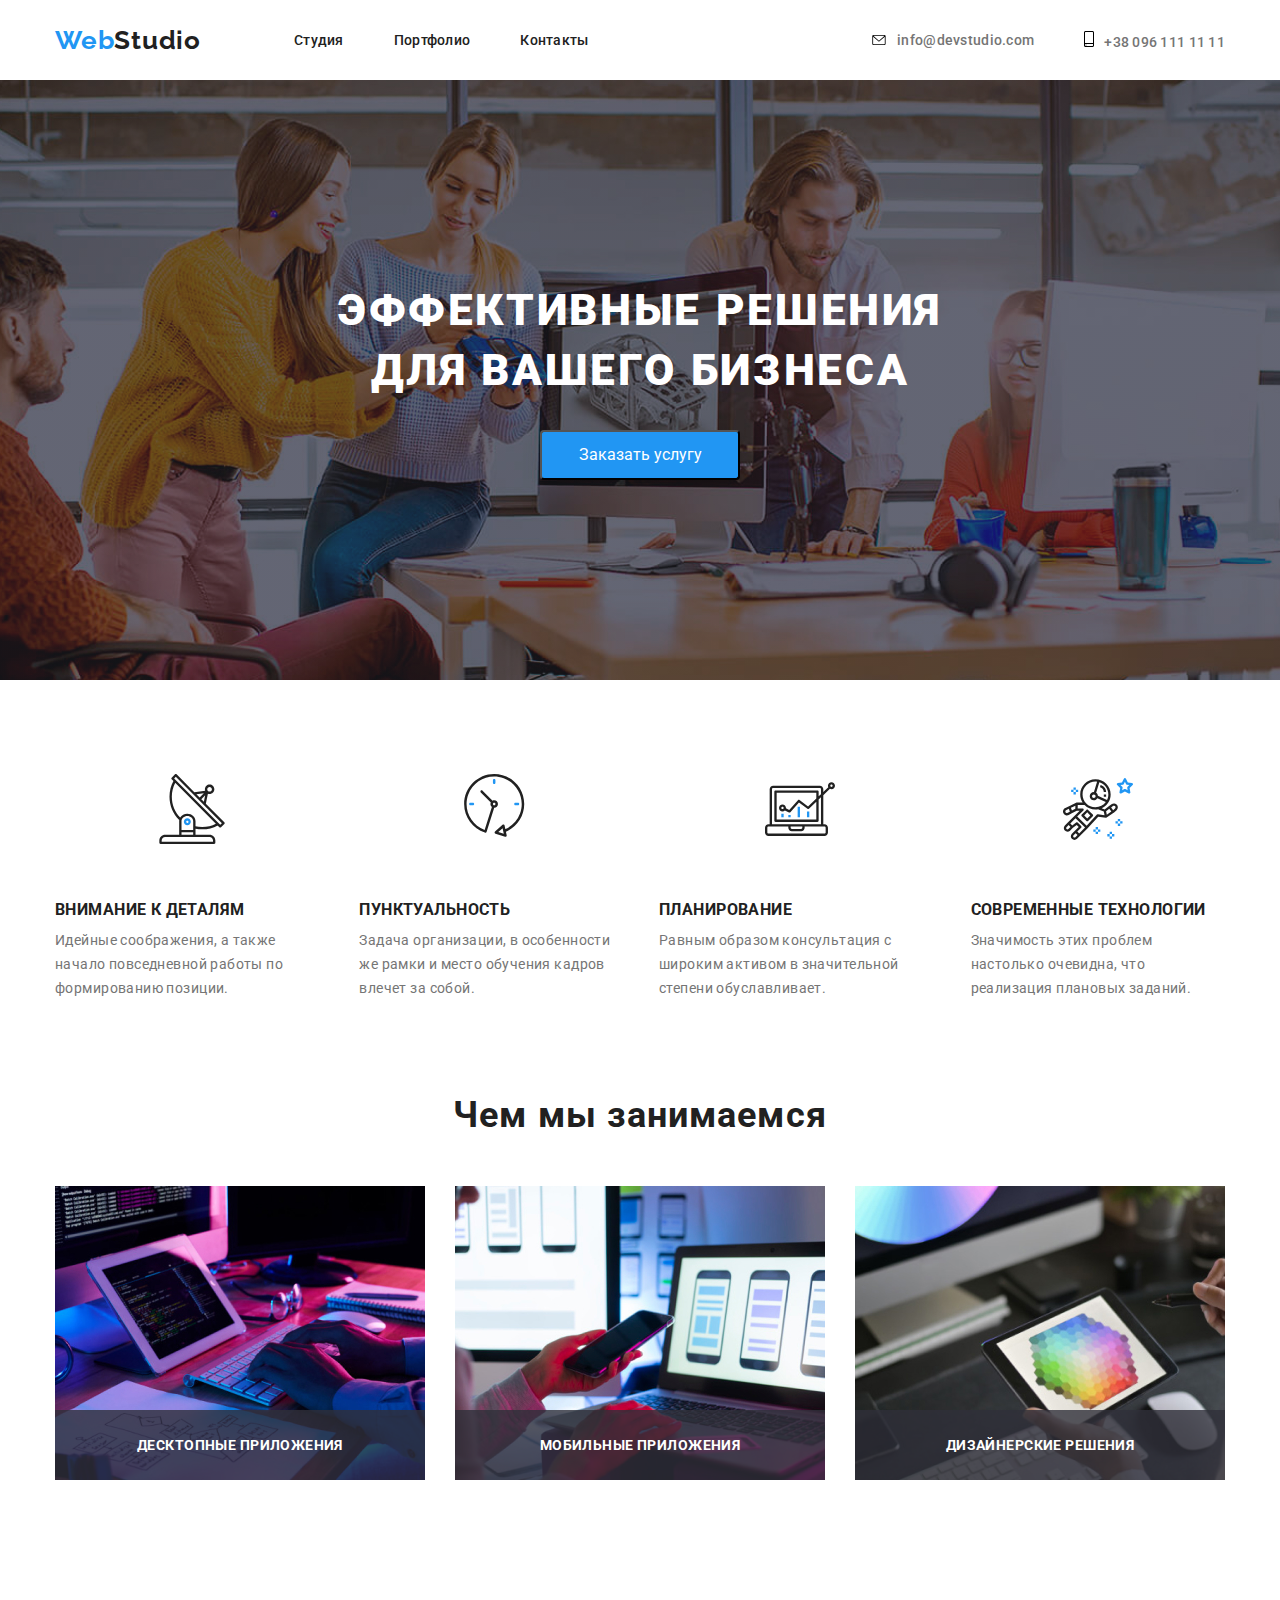
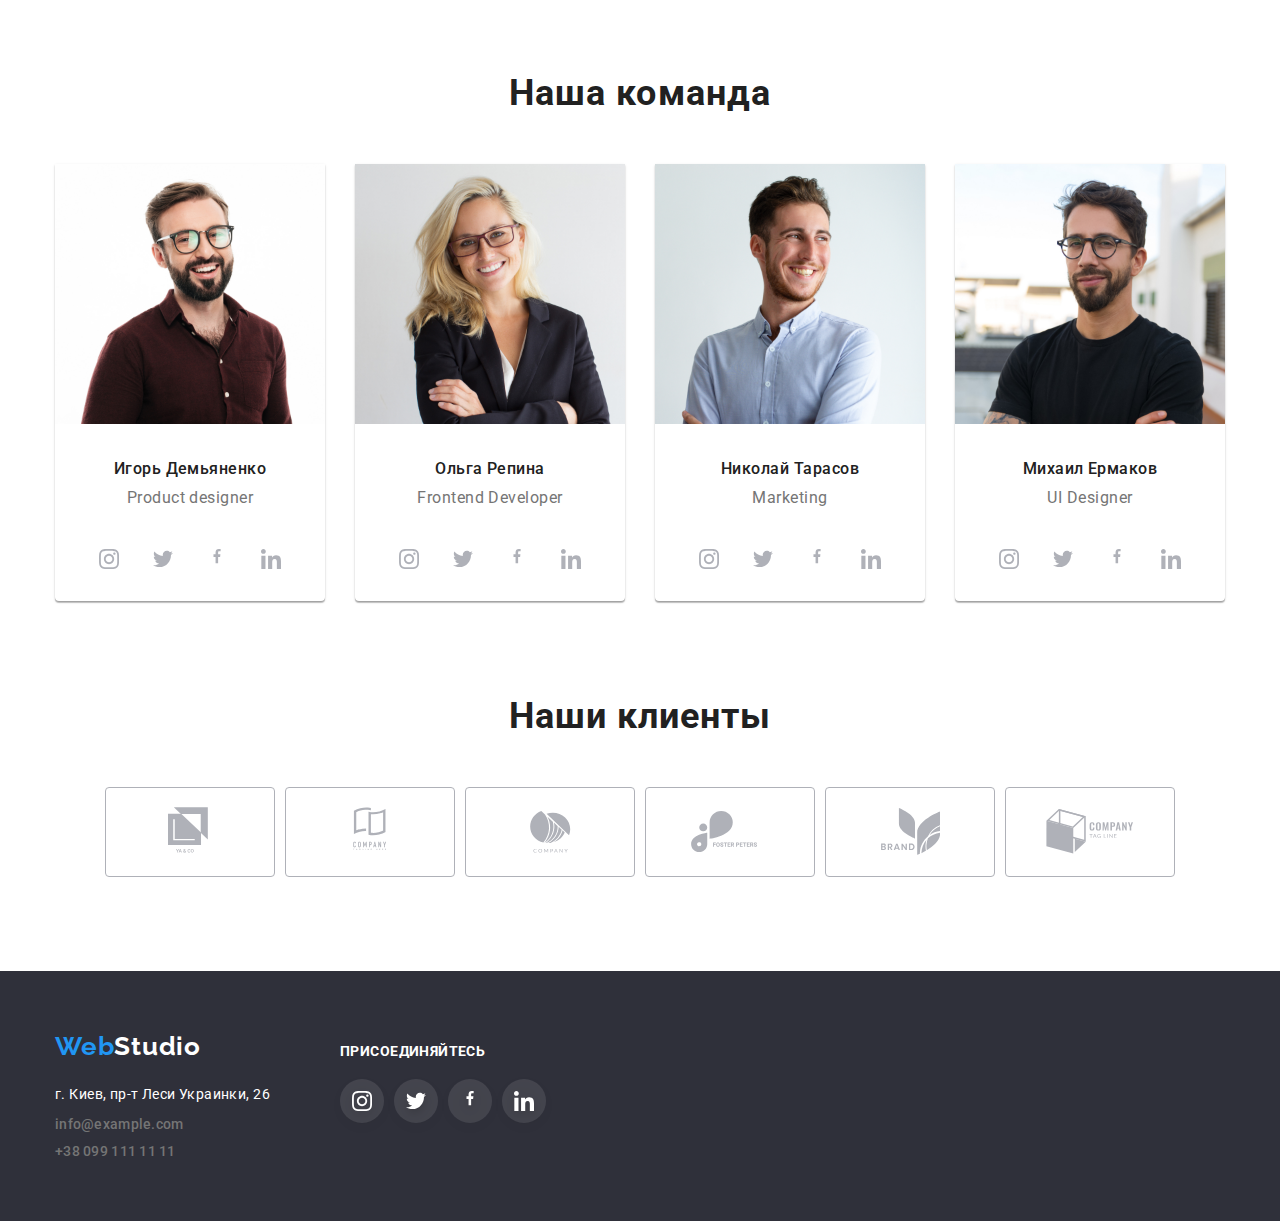
<file: index.html>
<!DOCTYPE html>
<html lang="en">
    <head>
        <meta charset="UTF-8">
        <meta name="viewport" content="width=device-width, initial-scale=1.0">
        <title>Web Studio</title>
        <link
            rel="stylesheet"
            href="https://cdnjs.cloudflare.com/ajax/libs/modern-normalize/1.0.0/modern-normalize.min.css"
            />
        <link rel="stylesheet" href="./css/style.css">
        <link
            rel="stylesheet"
            href="https://fonts.googleapis.com/css2?family=Raleway:wght@700&amp;family=Roboto:wght@400;500;700;900&amp;display=swap">
    </head>
    <body>
        <!-- HEADER -->
        <header class="header">
            <div class="container header-container">
                <nav class="nav">
                    <div class="logo"><a class="link"
                            href="./index.html"><span
                                class="first-part-title">Web</span><span
                                class="second-part-title">Studio</span></a>
                    </div>
                    <ul class="menu">
                        <li class="menu-item">
                            <a class="menu-page undertitle"
                                href="./index.html">Студия</a></li>
                        <li class="menu-item"><a class="menu-page undertitle"
                                href="./portfolio.html">Портфолио</a></li>
                        <li class="menu-item"><a class="menu-page undertitle"
                                href="">Контакты</a></li>
                    </ul>
                </nav>
                <ul class="contacts">
                    <li class="item menu-item address">
                        <a href="mailto:info@devstudio.com"> <svg
                                class="header-svg" width="16"
                                height="10">
                                <use
                                    href="./sprite.svg#icon-envelope"></use>
                            </svg>info@devstudio.com</a></li>
                    <li class="item menu-item address">
                        <a href="tel:+380961111111"> <svg class="header-svg"
                                width="10"
                                height="16">
                                <use
                                    href="./sprite.svg#icon-smartphone"></use>
                            </svg>+38 096 111 11 11</a></li>
                </ul>
            </div>
        </header>
        <!-- MAIN -->
        <main>
            <section class="hero overlay">
                <div class="container">
                    <h1 class="page-title-hero">Эффективные решения для вашего
                        бизнеса</h1>
                    <button type="button" class="order button" data-modal-open>Заказать
                        услугу</button>
                </div>
            </section>
            <section class="advantages">
                <div class="container">
                    <ul class="advantages-list">
                        <li>
                            <div class="box">
                                <div class="box-svg">
                                    <svg width="70"
                                        height="70">
                                        <use href="./sprite.svg#icon-antenna"></use>
                                    </svg>
                                </div>
                                <h3>ВНИМАНИЕ К ДЕТАЛЯМ</h3>
                                <p class="advantages-description">Идейные
                                    соображения, а также начало повседневной
                                    работы по формированию позиции.</p>
                            </div>
                        </li>

                        <li>
                            <div class="box">
                                <div class="box-svg">
                                    <svg width="70"
                                        height="70">
                                        <use href="./sprite.svg#icon-clock"></use>
                                    </svg>
                                </div>
                                <h3>ПУНКТУАЛЬНОСТЬ</h3>
                                <p class="advantages-description">Задача
                                    организации, в особенности же рамки и
                                    место обучения кадров влечет за собой.</p>
                            </div>
                        </li>
                        <li>
                            <div class="box">
                                <div class="box-svg">
                                    <svg width="70"
                                        height="70">
                                        <use href="./sprite.svg#icon-diagram"></use>
                                    </svg>
                                </div>
                                <h3>ПЛАНИРОВАНИЕ</h3>
                                <p class="advantages-description">Равным образом
                                    консультация с широким активом в
                                    значительной степени обуславливает.</p>
                            </div>
                        </li>
                        <li>
                            <div class="box">
                                <div class="box-svg">
                                    <svg width="70" height="70">
                                        <use href="./sprite.svg#icon-astronaut"></use>
                                    </svg>
                                </div>
                                <h3>СОВРЕМЕННЫЕ ТЕХНОЛОГИИ</h3>
                                <p class="advantages-description">Значимость
                                    этих
                                    проблем настолько очевидна, что
                                    реализация плановых заданий.</p>
                            </div>
                        </li>
                    </ul>
                </div>
            </section>
            <!-- Activity -->
            <section class="activity">
                <div class="container">
                    <h2 class="page-title">Чем мы занимаемся</h2>
                    <ul class="team">
                        <li class="item">
                            <div class="overlay-activity"><p>Десктопные
                                    приложения</p></div>
                            <img
                                src="images/img1pref.jpg"
                                alt="наши преимущества"
                                width="370"
                                />
                        </li>
                        <li class="item">
                            <div class="overlay-activity"><p>Мобильные
                                    приложения</p></div>
                            <img
                                src="images/img2pref.jpg"
                                alt="наши преимущества"
                                width="370"
                                />
                        </li>
                        <li class="item">
                            <div class="overlay-activity"><p>Дизайнерские
                                    решения</p></div>
                            <img
                                src="images/img3pref.jpg"
                                alt="наши преимущества"
                                width="370"
                                />
                        </li>
                    </ul>
                </div>
            </section>
            <!-- TEAM -->
            <section class="team-section">
                <div class="container">
                    <h2 class="page-title">Наша команда</h2>
                    <ul class="team">
                        <li class="item">
                            <div class="worker-card">
                                <img src="images/imgdem.jpg" width="270"
                                    alt="Игорь
                                    Демьяненко">
                                <h3 class="worker-name">Игорь Демьяненко</h3>
                                <p class="worker-job">Product designer</p>
                                <div class="worker-icons">
                                    <ul class="icon">
                                        <li class="social-container">
                                            <a class="social-links"
                                                href="">
                                                <svg class="social-icons">
                                                    <use
                                                        href="./sprite.svg#icon-instagram"></use>
                                                </svg>
                                            </a>
                                        </li>
                                        <li class="social-container">
                                            <a class="social-links"
                                                href="">
                                                <svg
                                                    class="social-icons">
                                                    <use
                                                        href="./sprite.svg#icon-twitter"></use>
                                                </svg>
                                            </a>
                                        </li>
                                        <li class="social-container">
                                            <a class="social-links"
                                                href="">
                                                <svg
                                                    class="social-icons">
                                                    <use
                                                        href="./sprite.svg#icon-facebook"></use>
                                                </svg>
                                            </a>
                                        </li>
                                        <li class="social-container">
                                            <a class="social-links"
                                                href="">
                                                <svg
                                                    class="social-icons">
                                                    <use
                                                        href="./sprite.svg#icon-linkedin"></use>
                                                </svg>
                                            </a>
                                        </li>
                                    </ul>
                                </div>
                            </div>
                        </li>
                        <li class="item">
                            <div class="worker-card">
                                <img src="images/imgrep.jpg" width="270"
                                    alt="Ольга Репина">
                                <h3 class="worker-name">Ольга Репина</h3>
                                <p class="worker-job">Frontend Developer</p>
                                <div class="worker-icons">
                                    <ul class="icon">
                                        <li class="social-container">
                                            <a class="social-links"
                                                href="">
                                                <svg class="social-icons">
                                                    <use
                                                        href="./sprite.svg#icon-instagram"></use>
                                                </svg>
                                            </a>
                                        </li>
                                        <li class="social-container">
                                            <a class="social-links"
                                                href="">
                                                <svg
                                                    class="social-icons">
                                                    <use
                                                        href="./sprite.svg#icon-twitter"></use>
                                                </svg>
                                            </a>
                                        </li>
                                        <li class="social-container">
                                            <a class="social-links"
                                                href="">
                                                <svg
                                                    class="social-icons">
                                                    <use
                                                        href="./sprite.svg#icon-facebook"></use>
                                                </svg>
                                            </a>
                                        </li>
                                        <li class="social-container">
                                            <a class="social-links"
                                                href="">
                                                <svg
                                                    class="social-icons">
                                                    <use
                                                        href="./sprite.svg#icon-linkedin"></use>
                                                </svg>
                                            </a>
                                        </li>
                                    </ul>
                                </div>
                            </div>
                        </li>
                        <li class="item">
                            <div class="worker-card">
                                <img
                                    src="images/imgtar.jpg"
                                    width="270"
                                    alt="Николай Тарасов">
                                <h3 class="worker-name">Николай Тарасов</h3>
                                <p class="worker-job">Marketing</p>
                                <div class="worker-icons">
                                    <ul class="icon">
                                        <li class="social-container">
                                            <a class="social-links"
                                                href="">
                                                <svg class="social-icons">
                                                    <use
                                                        href="./sprite.svg#icon-instagram"></use>
                                                </svg>
                                            </a>
                                        </li>
                                        <li class="social-container">
                                            <a class="social-links"
                                                href="">
                                                <svg
                                                    class="social-icons">
                                                    <use
                                                        href="./sprite.svg#icon-twitter"></use>
                                                </svg>
                                            </a>
                                        </li>
                                        <li class="social-container">
                                            <a class="social-links"
                                                href="">
                                                <svg
                                                    class="social-icons">
                                                    <use
                                                        href="./sprite.svg#icon-facebook"></use>
                                                </svg>
                                            </a>
                                        </li>
                                        <li class="social-container">
                                            <a class="social-links"
                                                href="">
                                                <svg
                                                    class="social-icons">
                                                    <use
                                                        href="./sprite.svg#icon-linkedin"></use>
                                                </svg>
                                            </a>
                                        </li>
                                    </ul>
                                </div>
                            </div>
                        </li>
                        <li class="item">
                            <div class="worker-card">
                                <img src="images/imgerm.jpg" width="270"
                                    alt="Михаил Ермаков">
                                <h3 class="worker-name">Михаил Ермаков</h3>
                                <p class="worker-job">UI Designer</p>
                                <div class="worker-icons">
                                    <ul class="icon">
                                        <li class="social-container">
                                            <a class="social-links"
                                                href="">
                                                <svg class="social-icons">
                                                    <use
                                                        href="./sprite.svg#icon-instagram"></use>
                                                </svg>
                                            </a>
                                        </li>
                                        <li class="social-container">
                                            <a class="social-links"
                                                href="">
                                                <svg
                                                    class="social-icons">
                                                    <use
                                                        href="./sprite.svg#icon-twitter"></use>
                                                </svg>
                                            </a>
                                        </li>
                                        <li class="social-container">
                                            <a class="social-links"
                                                href="">
                                                <svg
                                                    class="social-icons">
                                                    <use
                                                        href="./sprite.svg#icon-facebook"></use>
                                                </svg>
                                            </a>
                                        </li>
                                        <li class="social-container">
                                            <a class="social-links"
                                                href="">
                                                <svg
                                                    class="social-icons">
                                                    <use
                                                        href="./sprite.svg#icon-linkedin"></use>
                                                </svg>
                                            </a>
                                        </li>
                                    </ul>
                                </div>
                            </div>
                        </section>
                        <!-- Наши Клиенты -->
                        <section class="clients">
                            <div class="container">
                                <h2 class="page-title">Наши клиенты</h2>
                                <div class="client-icons">
                                    <ul class="icon">
                                        <li class="client-container">
                                            <a class="client-links"
                                                href="">
                                                <svg width="44" height="49">
                                                    <use
                                                        href="./sprite.svg#icon-logo-1"></use>
                                                </svg>
                                            </a>
                                        </li>
                                        <li class="client-container">
                                            <a class="client-links"
                                                href="">
                                                <svg width="40" height="52">
                                                    <use
                                                        href="./sprite.svg#icon-logo-2"></use>
                                                </svg>
                                            </a>
                                        </li>
                                        <li class="client-container">
                                            <a class="client-links"
                                                href="">
                                                <svg width="41" height="42">
                                                    <use
                                                        href="./sprite.svg#icon-logo-3"></use>
                                                </svg>
                                            </a>
                                        </li>
                                        <li class="client-container">
                                            <a class="client-links"
                                                href="">
                                                <svg width="79" height="42">
                                                    <use
                                                        href="./sprite.svg#icon-logo-4"></use>
                                                </svg>
                                            </a>
                                        </li>
                                        <li class="client-container">
                                            <a class="client-links"
                                                href="">
                                                <svg width="59" height="47">
                                                    <use
                                                        href="./sprite.svg#icon-logo-5"></use>
                                                </svg>
                                            </a>
                                        </li>
                                        <li class="client-container">
                                            <a class="client-links"
                                                href="">
                                                <svg width="88" height="45">
                                                    <use
                                                        href="./sprite.svg#icon-logo-6"></use>
                                                </svg>
                                            </a>
                                        </li>
                                    </ul>
                                </div>
                            </section>
                        </main>
                        <!-- FOOTER -->
                        <footer class="footer">
                            <div class="container footer-container">
                                <div class="footer-contacts-container">
                                    <ul>
                                        <li> <a class="footer-logo link"
                                                href="./index.html"><span
                                                    class="first-part-title">Web</span><span
                                                    class="second-logo-part-footer">Studio</span></a></li>
                                        <li>
                                            <address class="street" href="">г.
                                                Киев,
                                                пр-т Леси
                                                Украинки,
                                                26</address>
                                        </li>
                                        <li class="address-item">
                                            <a class="address"
                                                href="mailto:info@example.com">info@example.com</a>
                                        </li>
                                        <li>
                                            <a class="address"
                                                href="tel:+380991111111">+38
                                                099
                                                111 11 11</a>
                                        </li>
                                    </ul>
                                </div>
                                <div class="footer-title-container">
                                    <p class="footer-title">Присоединяйтесь</p>
                                    <ul class="icon">
                                        <li class="footer-social-container">
                                            <a class="footer-social-links"
                                                href="">
                                                <svg
                                                    class="footer-social-icons">
                                                    <use
                                                        href="./sprite.svg#icon-instagram"></use>
                                                </svg>
                                            </a>
                                        </li>
                                        <li class="footer-social-container">
                                            <a class="footer-social-links"
                                                href="">
                                                <svg
                                                    class="footer-social-icons">
                                                    <use
                                                        href="./sprite.svg#icon-twitter"></use>
                                                </svg>
                                            </a>
                                        </li>
                                        <li class="footer-social-container">
                                            <a class="footer-social-links"
                                                href="">
                                                <svg
                                                    class="footer-social-icons">
                                                    <use
                                                        href="./sprite.svg#icon-facebook"></use>
                                                </svg>
                                            </a>
                                        </li>
                                        <li class="footer-social-container">
                                            <a class="footer-social-links"
                                                href="">
                                                <svg
                                                    class="footer-social-icons">
                                                    <use
                                                        href="./sprite.svg#icon-linkedin"></use>
                                                </svg>
                                            </a>
                                        </li>
                                    </ul>
                                </div>
                            </div>
                        </footer>
                        <div class="modal is-hidden" data-modal><button
                                type="button"
                                class="modal-button" data-modal-close><svg
                                    class="icon-krest" width="11" height="11">
                                    <use
                                        href="./sprite.svg#icon-Vector-1"></use>
                                </svg></button>
                        </div>
                        <script src="./js/modal.js"></script>
                    </body>
                </html>
</file>
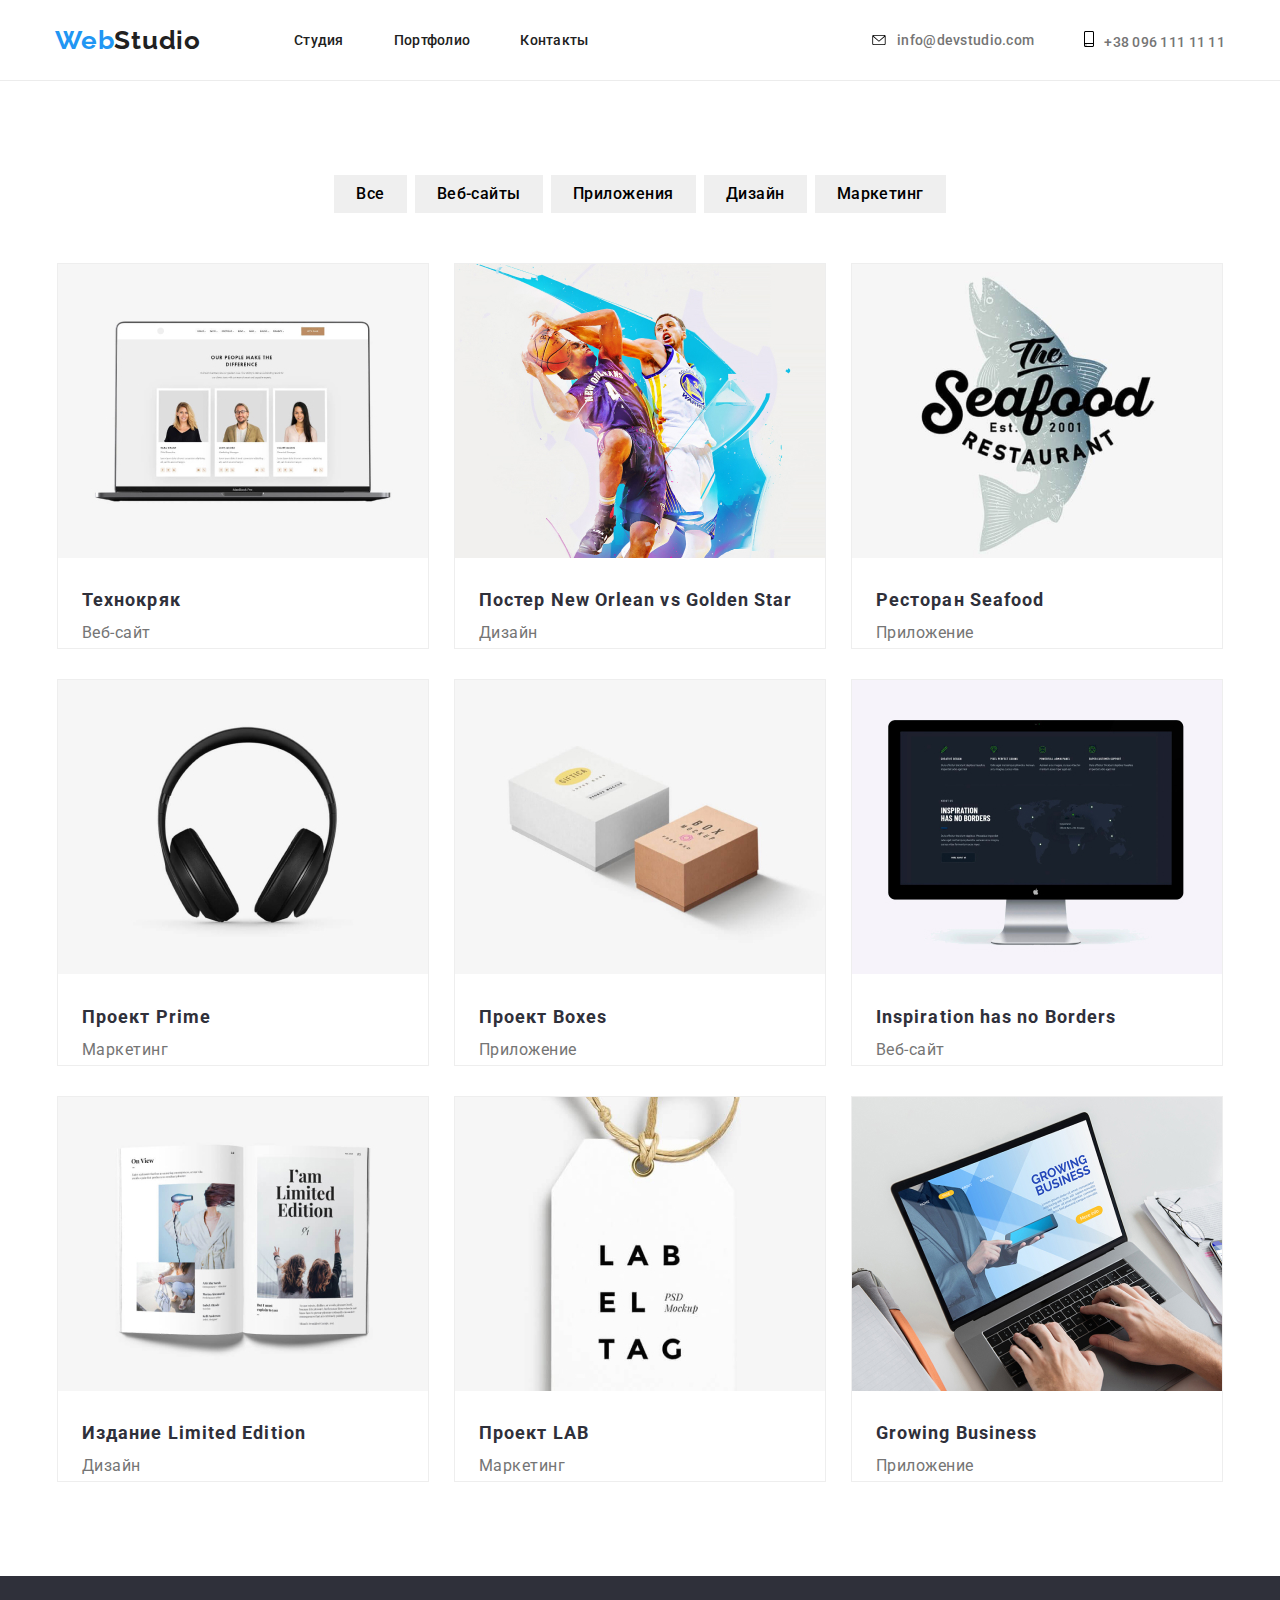
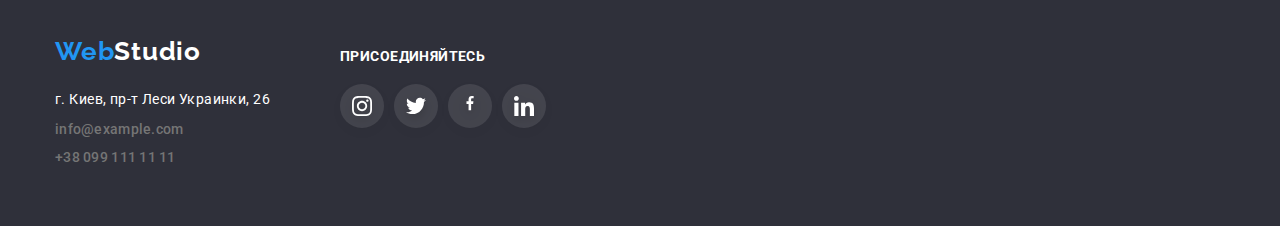
<file: portfolio.html>
<!DOCTYPE html>
<html lang="en">
    <head>
        <meta charset="UTF-8" />
        <meta name="viewport" content="width=device-width, initial-scale=1.0" />
        <title>Portfolio</title>
        <link
            rel="stylesheet"
            href="https://cdnjs.cloudflare.com/ajax/libs/modern-normalize/1.0.0/modern-normalize.min.css"
            />
        <link rel="stylesheet" href="./css/style.css">
        <link
            rel="stylesheet"
            href="https://fonts.googleapis.com/css2?family=Raleway:wght@700&amp;family=Roboto:wght@400;500;700;900&amp;display=swap">
    </head>
    <body>
        <header class="header">
            <div class="container header-container">
                <nav class="nav">
                    <div class="logo"><a class="link"
                            href="./index.html"><span
                                class="first-part-title">Web</span><span
                                class="second-part-title">Studio</span></a>
                    </div>
                    <ul class="menu">
                        <li class="menu-item">
                            <a class="menu-page"
                                href="./index.html">Студия</a></li>
                        <li class="menu-item"><a class="menu-page"
                                href="./portfolio.html">Портфолио</a></li>
                        <li class="menu-item"><a class="menu-page" href="">Контакты</a></li>
                    </ul>
                </nav>
                <ul class="contacts">
                    <li class="item menu-item address">
                        <a href="mailto:info@devstudio.com"> <svg
                                class="header-svg" width="16"
                                height="10">
                                <use
                                    href="./sprite.svg#icon-envelope"></use>
                            </svg>info@devstudio.com</a></li>
                    <li class="item menu-item address">
                        <a href="tel:+380961111111"> <svg class="header-svg"
                                width="10"
                                height="16">
                                <use
                                    href="./sprite.svg#icon-smartphone"></use>
                            </svg>+38 096 111 11 11</a></li>
                </ul>
            </div>
        </header>
        <div class="border"></div>
        <!-- панель вкладок -->
        <main>
            <div class="container">
                <section class="button-panel">
                    <div>
                        <ul class="filter-button">
                            <li class="button-block">
                                <button type="button" class="button-filter">Все</button>
                            </li>
                            <li class="button-block">
                                <button type="button" class="button-filter">Веб-сайты</button>
                            </li>
                            <li class="button-block">
                                <button type="button" class="button-filter">Приложения</button>
                            </li>
                            <li class="button-block">
                                <button type="button" class="button-filter">Дизайн</button>
                            </li>
                            <li class="button-block">
                                <button type="button" class="button-filter">Маркетинг</button>
                            </li>
                        </ul>
                    </div>
                </section>
            </div>
            <!-- преимущества -->
            <section class="grid-container">
                <div class="container">
                    <ul class="filter-grid item-grid">
                        <li class="cards">
                            <div class="overlay-cards"><p
                                    class="overlay-cards-description">Технокряк
                                    это современная площадка распространения
                                    коронавируса. Компании используют эту
                                    платформу для цифрового шпионажа и атак на
                                    защищённые сервера конкурентов.</p></div>
                            <img
                                src="./images/imgtechno.jpg"
                                alt="techno"
                                width="370">
                            <div class="card-container-info">
                                <h3 class="card-title">Технокряк</h3>
                                <p class="card-legend">Веб-сайт</p>
                            </div>
                        </li>
                        <li class="cards">
                            <div class="overlay-cards"><p
                                class="overlay-cards-description">Технокряк
                                это современная площадка распространения
                                коронавируса. Компании используют эту
                                платформу для цифрового шпионажа и атак на
                                защищённые сервера конкурентов.</p></div>
                            <img
                                src="./images/imgorlean.jpg"
                                alt="orlean"
                                width="370">
                            <div class="card-container-info">
                                <h3 class="card-title">Постер New Orlean vs
                                    Golden Star</h3>
                                <p class="card-legend">Дизайн</p>
                            </div>
                        </li>
                        <li class="cards">
                            <div class="overlay-cards"><p
                                class="overlay-cards-description">Технокряк
                                это современная площадка распространения
                                коронавируса. Компании используют эту
                                платформу для цифрового шпионажа и атак на
                                защищённые сервера конкурентов.</p></div>
                            <img src="./images/imgseafood.jpg"
                                alt="seafood"
                                width="370">
                            <div class="card-container-info">
                                <h3 class="card-title">Ресторан Seafood</h3>
                                <p class="card-legend">Приложение</p>
                            </div>
                        </li>
                        <li class="cards">
                            <div class="overlay-cards"><p
                                class="overlay-cards-description">Технокряк
                                это современная площадка распространения
                                коронавируса. Компании используют эту
                                платформу для цифрового шпионажа и атак на
                                защищённые сервера конкурентов.</p></div>
                            <img
                                src="./images/imgprime.jpg"
                                alt="prime"
                                width="370">
                            <div class="card-container-info">
                                <h3 class="card-title">Проект Prime</h3>
                                <p class="card-legend">Маркетинг</p>
                            </div>
                        </li>
                        <li class="cards">
                            <div class="overlay-cards"><p
                                class="overlay-cards-description">Технокряк
                                это современная площадка распространения
                                коронавируса. Компании используют эту
                                платформу для цифрового шпионажа и атак на
                                защищённые сервера конкурентов.</p></div>
                            <img src="./images/imgboxes.jpg"
                                alt="boxes"
                                width="370">
                            <div class="card-container-info">
                                <h3 class="card-title">Проект
                                    Boxes</h3>
                                <p class="card-legend">Приложение</p>
                            </div>
                        </li>
                        <li class="cards">
                            <div class="overlay-cards"><p
                                class="overlay-cards-description">Технокряк
                                это современная площадка распространения
                                коронавируса. Компании используют эту
                                платформу для цифрового шпионажа и атак на
                                защищённые сервера конкурентов.</p></div>
                            <img
                                src="./images/imginspire.jpg"
                                alt="inspiration"
                                width="370">
                            <div class="card-container-info">
                                <h3 class="card-title">Inspiration
                                    has no
                                    Borders</h3>
                                <p class="card-legend">Веб-сайт</p>
                            </div>
                        </li>
                        <li class="cards">
                            <div class="overlay-cards"><p
                                class="overlay-cards-description">Технокряк
                                это современная площадка распространения
                                коронавируса. Компании используют эту
                                платформу для цифрового шпионажа и атак на
                                защищённые сервера конкурентов.</p></div>
                            <img
                                src="./images/imglimited.jpg"
                                alt="limited"
                                width="370">
                            <div class="card-container-info">
                                <h3 class="card-title">Издание
                                    Limited Edition</h3>
                                <p class="card-legend">Дизайн</p>
                            </div>
                        </li>
                        <li class="cards">
                            <div class="overlay-cards"><p
                                class="overlay-cards-description">Технокряк
                                это современная площадка распространения
                                коронавируса. Компании используют эту
                                платформу для цифрового шпионажа и атак на
                                защищённые сервера конкурентов.</p></div>
                            <img
                                src="./images/imglab.jpg"
                                alt="lab"
                                width="370">
                            <div class="card-container-info">
                                <h3 class="card-title">Проект
                                    LAB</h3>
                                <p class="card-legend">Маркетинг</p>
                            </div>
                        </li>
                        <li class="cards">
                            <div class="overlay-cards"><p
                                class="overlay-cards-description">Технокряк
                                это современная площадка распространения
                                коронавируса. Компании используют эту
                                платформу для цифрового шпионажа и атак на
                                защищённые сервера конкурентов.</p></div>
                            <img
                                src="./images/imgbusiness.jpg"
                                alt="business"
                                width="370">
                            <div class="card-container-info">
                                <h3
                                    class="card-title">Growing
                                    Business</h3>
                                <p
                                    class="card-legend">Приложение</p>
                            </div>
                        </li>
                    </ul>
                </section>
            </main>
            <!-- FOOTER -->
            <footer class="footer">
                <div class="container footer-container">
                    <div class="footer-contacts-container">
                        <ul>
                            <li> <a class="footer-logo link"
                                    href="./index.html"><span
                                        class="first-part-title">Web</span><span
                                        class="second-logo-part-footer">Studio</span></a></li>
                            <li>
                                <address class="street" href="">г.
                                    Киев,
                                    пр-т Леси
                                    Украинки,
                                    26</address>
                            </li>
                            <li class="address-item">
                                <a class="address"
                                    href="mailto:info@example.com">info@example.com</a>
                            </li>
                            <li>
                                <a class="address"
                                    href="tel:+380991111111">+38
                                    099
                                    111 11 11</a>
                            </li>
                        </ul>
                    </div>
                    <div class="footer-title-container">
                        <p class="footer-title">Присоединяйтесь</p>
                        <ul class="icon">
                            <li class="footer-social-container">
                                <a class="footer-social-links"
                                    href="">
                                    <svg class="footer-social-icons">
                                        <use
                                            href="./sprite.svg#icon-instagram"></use>
                                    </svg>
                                </a>
                            </li>
                            <li class="footer-social-container">
                                <a class="footer-social-links"
                                    href="">
                                    <svg
                                        class="footer-social-icons">
                                        <use
                                            href="./sprite.svg#icon-twitter"></use>
                                    </svg>
                                </a>
                            </li>
                            <li class="footer-social-container">
                                <a class="footer-social-links"
                                    href="">
                                    <svg
                                        class="footer-social-icons">
                                        <use
                                            href="./sprite.svg#icon-facebook"></use>
                                    </svg>
                                </a>
                            </li>
                            <li class="footer-social-container">
                                <a class="footer-social-links"
                                    href="">
                                    <svg
                                        class="footer-social-icons">
                                        <use
                                            href="./sprite.svg#icon-linkedin"></use>
                                    </svg>
                                </a>
                            </li>
                        </ul>
                    </div>
                </div>
            </footer>
        </body>
    </html>
</file>
<file: css/style.css>
:root {
  --main-color: #212121;
  --style-color: #2196f3;
  --background: #2f303a;
  --white: #ffffff;
  --color-contacts: #757575;
  --card-border-color: #eeeeee;
  --svg-color-main: #afb1b8;
}
* {
  margin: 0;
  padding: 0;
}
img {
  margin: 0px;
  padding: 0px;
}
a {
  text-decoration: none;
  color: inherit;
}
a:hover,
a:focus {
  color: var(--style-color);
}
body {
  background-color: var(--white);
  font-family: "Roboto", sans-serif;
}
ul {
  list-style-type: none;
}
.second-part-title {
  font-family: "Raleway";
  font-style: normal;
  font-weight: bold;
  font-size: 26px;
  line-height: 31px;
  letter-spacing: 0.03em;
  color: var(--main-color);
}
.first-part-title {
  font-family: "Raleway";
  font-style: normal;
  font-weight: bold;
  font-size: 26px;
  line-height: 31px;
  letter-spacing: 0.03em;
  color: var(--style-color);
}
.header-container {
  display: flex;
  justify-content: space-between;
  align-items: center;
}
.nav {
  display: flex;
  justify-content: space-between;
  align-items: center;
}
.menu {
  padding-left: 93px;
  display: flex;
  font-family: "Roboto";
  font-style: normal;
  font-weight: 500;
  font-size: 14px;
  line-height: 16px;
  letter-spacing: 0.02em;
  color: var(--main-color);
}
.menu-page {
  display: inline-block;
  padding-top: 32px;
  padding-bottom: 32px;
}
.contacts {
  display: flex;
  align-items: center;
  justify-content: center;
  font-family: "Roboto";
  font-style: normal;
  font-weight: normal;
  font-size: 14px;
  line-height: 24px;
  letter-spacing: 0.03em;
  color: rgba(255, 255, 255, 0.6);
}
.hero {
  padding-top: 200px;
  text-align: center;
  letter-spacing: 0.06em;
  text-transform: uppercase;
  background-color: var(--background);
  padding-bottom: 200px;
}
.overlay {
  max-width: 1600px;
  height: 600px;
  margin-left: auto;
  margin-right: auto;
  /* gradient overlay */
  background-image: linear-gradient(
      to right,
      rgba(47, 48, 58, 0.4),
      rgba(47, 48, 58, 0.4)
    ),
    url(../images/hero-back.jpg);
  background-size: cover;
  background-repeat: no-repeat;
  background-position: center;
}
.hero-title {
  text-align: center;
  font-family: "Roboto";
  width: 696px;
  font-style: normal;
  font-weight: 900;
  font-size: 44px;
  line-height: 60px;
  letter-spacing: 0.06em;
  text-transform: uppercase;
  color: var(--white);
}
.order.button {
  margin-top: 30px;
  width: 200px;
  height: 50px;
  background: var(--style-color);
  box-shadow: 0px 4px 4px rgba(0, 0, 0, 0.15);
  border-radius: 4px;
  color: var(--white);
  cursor: pointer;
}
.street {
  font-family: "Roboto";
  font-style: normal;
  font-weight: normal;
  font-size: 14px;
  line-height: 24px;
  letter-spacing: 0.03em;
  color: var(--white);
}
.footer {
  background-color: var(--background);
  padding-bottom: 60px;
  padding-top: 60px;
}
.footer-logo {
  display: block;
  margin-bottom: 20px;
}
.footer.contacts.item {
  font-family: "Roboto";
  font-style: normal;
  font-weight: normal;
  font-size: 14px;
  line-height: 24px;
  letter-spacing: 0.03em;
  color: rgba(255, 255, 255, 0.6);
}
.footer-container {
  display: flex;
}
.footer-social-container {
  display: inline-block;
  width: 44px;
  height: 44px;
  filter: drop-shadow(0px 4px 4px rgba(0, 0, 0, 0.25));
  background: rgba(255, 255, 255, 0.1);
  border-radius: 50%;
}
.footer-social-container:not(:first-child) {
  margin-left: 10px;
}
.second-logo-part-footer {
  font-family: "Raleway";
  font-style: normal;
  font-weight: bold;
  font-size: 26px;
  line-height: 31px;
  letter-spacing: 0.03em;
  color: var(--white);
}
.footer-social-icons {
  width: 20px;
  height: 20px;
  fill: var(--white);
}
.advantages {
  padding-top: 94px;
  padding-bottom: 94px;
  font-style: normal;
  font-weight: bold;
  font-size: 14px;
  line-height: 16px;
  letter-spacing: 0.03em;
  color: var(--main-color);
}
.box {
  display: flex;
  justify-content: center;
  align-content: center;
  flex-direction: column;
  width: 100%;
  height: 100%;
}
.box-svg {
  text-align: center;
  margin-bottom: 55px;
}
.advantages-description {
  margin-top: 10px;
  font-family: "Roboto";
  font-style: normal;
  font-weight: normal;
  font-size: 14px;
  line-height: 24px;
  letter-spacing: 0.03em;
  color: var(--color-contacts);
}
.advantages li:nth-child(n + 2) {
  margin-left: 30px;
}

.advantages-list {
  display: flex;
}
.worker-name {
  display: block;
  font-style: normal;
  font-weight: 500;
  font-size: 16px;
  line-height: 19px;
  letter-spacing: 0.03em;
  color: var(--main-color);
  text-align: center;
  padding-bottom: 10px;
  padding-top: 30px;
}
.worker-job {
  display: block;
  font-style: normal;
  font-weight: normal;
  font-size: 16px;
  line-height: 19px;
  letter-spacing: 0.03em;
  color: var(--color-contacts);
  text-align: center;
  padding-bottom: 30px;
}
.worker-card {
  box-shadow: 0px 1px 3px rgba(0, 0, 0, 0.12), 0px 1px 1px rgba(0, 0, 0, 0.14),
    0px 2px 1px rgba(0, 0, 0, 0.2);
  border-radius: 0px 0px 4px 4px;
}
.team {
  display: flex;
  justify-content: space-between;
}
.team-section {
  padding-top: 94px;
  padding-bottom: 94px;
}
.activity {
  padding-bottom: 94px;
}
.team.container li:not(:first-child) {
  margin-left: 30px;
}
.footer.contacts.item.link {
  margin-top: 9px;
}
.footer-contacts-container {
  margin-right: 70px;
}
.footer-title-container {
  display: block;
  margin-top: 12px;
}
.footer-title {
  font-family: "Roboto";
  font-style: normal;
  font-weight: bold;
  font-size: 14px;
  line-height: 16px;
  letter-spacing: 0.03em;
  text-transform: uppercase;
  color: var(--white);
  margin-bottom: 20px;
}
.footer-social-links {
  width: 100%;
  height: 100%;
  border-radius: 50%;
  display: flex;
  align-items: center;
  justify-content: center;
  transition-property: background-color;
  transition-duration: 250ms;
  transition-timing-function: cubic-bezier(0.4, 0, 0.2, 1);
}
.footer-social-links:hover {
  background-color: var(--style-color);
  fill: var(--white);
}
.container {
  width: 1200px;
  padding-left: 15px;
  padding-right: 15px;
  margin-left: auto;
  margin-right: auto;
  /*border: 1px solid red;*/
}
.page-title-hero {
  width: 696px;
  font-family: "Roboto";
  font-style: normal;
  font-weight: 900;
  font-size: 44px;
  line-height: 60px;
  text-align: center;
  letter-spacing: 0.06em;
  text-transform: uppercase;
  color: var(--white);
  margin: 0 auto;
}
.page-title {
  margin-bottom: 50px;
  text-align: center;
  font-family: "Roboto";
  font-style: normal;
  font-weight: bold;
  font-size: 36px;
  line-height: 42px;
  text-align: center;
  letter-spacing: 0.03em;
  color: var(--main-color);
}
.address-item {
  margin-bottom: 9px;
  margin-top: 9px;
}
.button-filter {
  border: none;
  padding-right: 22px;
  padding-left: 22px;
  padding-top: 6px;
  padding-bottom: 6px;

  font-family: "Roboto";
  font-style: normal;
  font-weight: 500;
  font-size: 16px;
  line-height: 26px;
  text-align: center;
  letter-spacing: 0.03em;
}
.button-block:not(:first-child) {
  margin-left: 8px;
}
button {
  transition-property: all;
  transition-duration: 250ms;
  transition-timing-function: cubic-bezier(0.4, 0, 0.2, 1);
}
button:hover {
  background: var(--style-color);
  box-shadow: 0px 3px 1px rgba(0, 0, 0, 0.1), 0px 1px 2px rgba(0, 0, 0, 0.08),
    0px 2px 2px rgba(0, 0, 0, 0.12);
  border-radius: 4px;
  outline: none;
  border: none;
  color: var(--white);
}
button:focus {
  border: none;
  outline: none;
}
.card-title {
  font-family: "Roboto";
  font-style: normal;
  font-weight: bold;
  font-size: 18px;
  line-height: 36px;
  letter-spacing: 0.06em;
  color: var(--background);
  margin-top: 20px;
}
.card-legend {
  font-family: "Roboto";
  font-style: normal;
  font-weight: normal;
  font-size: 16px;
  line-height: 30px;
  letter-spacing: 0.03em;
  color: var(--color-contacts);
}

.menu-item:not(:last-child) {
  margin-right: 50px;
}
.address {
  display: block;
  font-weight: 500;
  font-size: 14px;
  line-height: 16px;
  letter-spacing: 0.02em;
  color: var(--color-contacts);
}
.footer .address:not(:last-child) {
  margin-bottom: 10px;
}
.button-panel {
  padding-top: 94px;
  padding-bottom: 50px;
}
.filter-button {
  display: flex;
  justify-content: center;
  align-content: center;
}
.filter-grid {
  display: flex;
  align-items: center;
  justify-content: center;
  flex-wrap: wrap;
}
.cards {
  position: relative;
  margin-bottom: 30px;
  margin-right: 25px;
  border: 1px solid var(--card-border-color);
  transition-property: all;
  transition-duration: 250ms;
  transition-timing-function: cubic-bezier(0.4, 0, 0.2, 1);
}
.cards:hover {
  background: #ffffff;
  border: 1px solid #eeeeee;
  box-sizing: border-box;
  box-shadow: 0px 1px 1px rgba(0, 0, 0, 0.12), 0px 4px 4px rgba(0, 0, 0, 0.06),
    1px 4px 6px rgba(0, 0, 0, 0.16);
}
.cards:nth-child(3) {
  margin-right: 0px;
}
.cards:nth-child(6) {
  margin-right: 0px;
}
.cards:nth-child(9) {
  margin-right: 0px;
}
.cards:nth-child(7) {
  margin-bottom: 0px;
}
.cards:nth-child(8) {
  margin-bottom: 0px;
}
.cards:nth-child(9) {
  margin-bottom: 0px;
}
.grid-container {
  padding-bottom: 94px;
}
.border {
  border-bottom-width: 1px;
  border-top-width: 0px;
  border-right-width: 0px;
  border-left-width: 0px;
  border-style: solid;
  color: #ececec;
}
.card-container-info {
  padding-right: 24px;
  padding-left: 24px;
}
/* описание декоративных элементов */

.address {
  display: inline-flex;
  align-content: center;
  cursor: pointer;
}
.menu-item.address:hover {
  transition-property: all;
  transition-duration: 250ms;
  transition-timing-function: cubic-bezier(0.4, 0, 0.2, 1);
}
.menu-item.address:hover {
  fill: var(--style-color);
}
.header-svg {
  margin-right: 10px;
}
.icon {
  display: flex;
  align-content: center;
  justify-content: center;
}
.advantages-list .icon {
  margin-bottom: 55px;
}

/* Social Section */
.social-links {
  width: 100%;
  height: 100%;
  border-radius: 50%;
  display: flex;
  align-items: center;
  justify-content: center;
}
.social-icons {
  width: 20px;
  height: 20px;
  fill: var(--svg-color-main);
}
.social-container {
  display: inline-block;
  width: 44px;
  height: 44px;
  margin-bottom: 20px;
}
.team-section {
  transition-property: all;
  transition-duration: 250ms;
  transition-timing-function: cubic-bezier(0.4, 0, 0.2, 1);
}
.team-section a:hover svg {
  fill: var(--white);
}
.social-links {
  transition-property: all;
  transition-duration: 250ms;
  transition-timing-function: cubic-bezier(0.4, 0, 0.2, 1);
}
.social-links:hover {
  background-color: var(--style-color);
  color: var(--white);
}
.social-container:not(:first-child) {
  margin-left: 10px;
}
/* Clients Section */

.client-container {
  display: inline-block;
  width: 170px;
  height: 90px;
  border: #afb1b8 solid 1px;
  border-radius: 4px;
}
.client-container:not(:first-child) {
  margin-left: 10px;
}
.client-links {
  display: flex;
  align-items: center;
  justify-content: center;
  width: 100%;
  height: 100%;
  fill: var(--svg-color-main);
  transition-property: all;
  transition-duration: 250ms;
  transition-timing-function: cubic-bezier(0.4, 0, 0.2, 1);
}
.clients .container {
  margin-bottom: 94px;
}
.client-links:hover {
  fill: var(--style-color);
  color: var(--style-color);
}
.clients li:hover {
  border-color: var(--style-color);
}
.clients li {
  transition-property: all;
  transition-duration: 250ms;
  transition-timing-function: cubic-bezier(0.4, 0, 0.2, 1);
}
/* Undertitile */
.undertitle {
  transition-property: all;
  transition-duration: 250ms;
  transition-timing-function: cubic-bezier(0.4, 0, 0.2, 1);
  color: inherit;
}

.undertitle:before {
  position: absolute;
  content: "";
  height: 32px;
  width: 0px;
  border-bottom: solid 3px var(--style-color);
}
.undertitle:hover:before {
  width: 76px;
  opacity: 1;
}

/* End Undertitle */

/* Overlay Text */
.overlay-activity {
  width: 100%;
  height: 70px;
  top: 224px;
  position: absolute;
  font-family: "Roboto";
  font-style: normal;
  font-weight: bold;
  font-size: 14px;
  line-height: 16px;
  text-align: center;
  letter-spacing: 0.03em;
  text-transform: uppercase;
  color: var(--white);
  background: rgba(47, 48, 58, 0.8);
  /*border: 1px solid red;*/
}
.item {
  position: relative;
}
.overlay-activity p {
  display: flex;
  margin-top: 27px;
  justify-content: center;
}
/* End overlay Text */

/* Modal Window */
.backdrop {
  position: fixed;
  top: 0;
  left: 0;
  width: 100%;
  height: 100%;
  background-color: rgba(0, 0, 0, 0.2);
  transition: all 250ms linear;
}
.modal {
  position: fixed;
  overflow: hidden;
  width: 528px;
  height: 581px;
  left: 536px;
  top: 221px;
  background-color: var(--white);
  border: 1px solid red;
}
.modal-button {
  position: relative;
  display: inline-block;
  left: 500px;
  bottom: -17px;
  fill: var(--main-color);
  color: var(--main-color);
  border-radius: 50%;
  background-color: #ffffff;
  border: 1px solid rgba(0, 0, 0, 0.1);
  cursor: pointer;
}
.is-hidden {
  opacity: 0;
  visibility: hidden;
  pointer-events: none;
}
/* End Modal Window */

/*Portfolio Overlay */
.overlay-cards {
  position: absolute;
  font-family: "Roboto";
  font-style: normal;
  font-weight: normal;
  font-size: 18px;
  line-height: 28px;
  letter-spacing: 0.03em;
  color: var(--white);
  background: var(--style-color);
  transform: translatey(100%);
  transition: transform 250ms linear;
  transition-duration: 250ms;
  transition-timing-function: cubic-bezier(0.4, 0, 0.2, 1);
  opacity:0;
}
.overlay-cards-description {
  margin: 63px 24px;
}
.overlay-cards:hover {
  transform: translatex(0);
  opacity:1;
}
</file>
